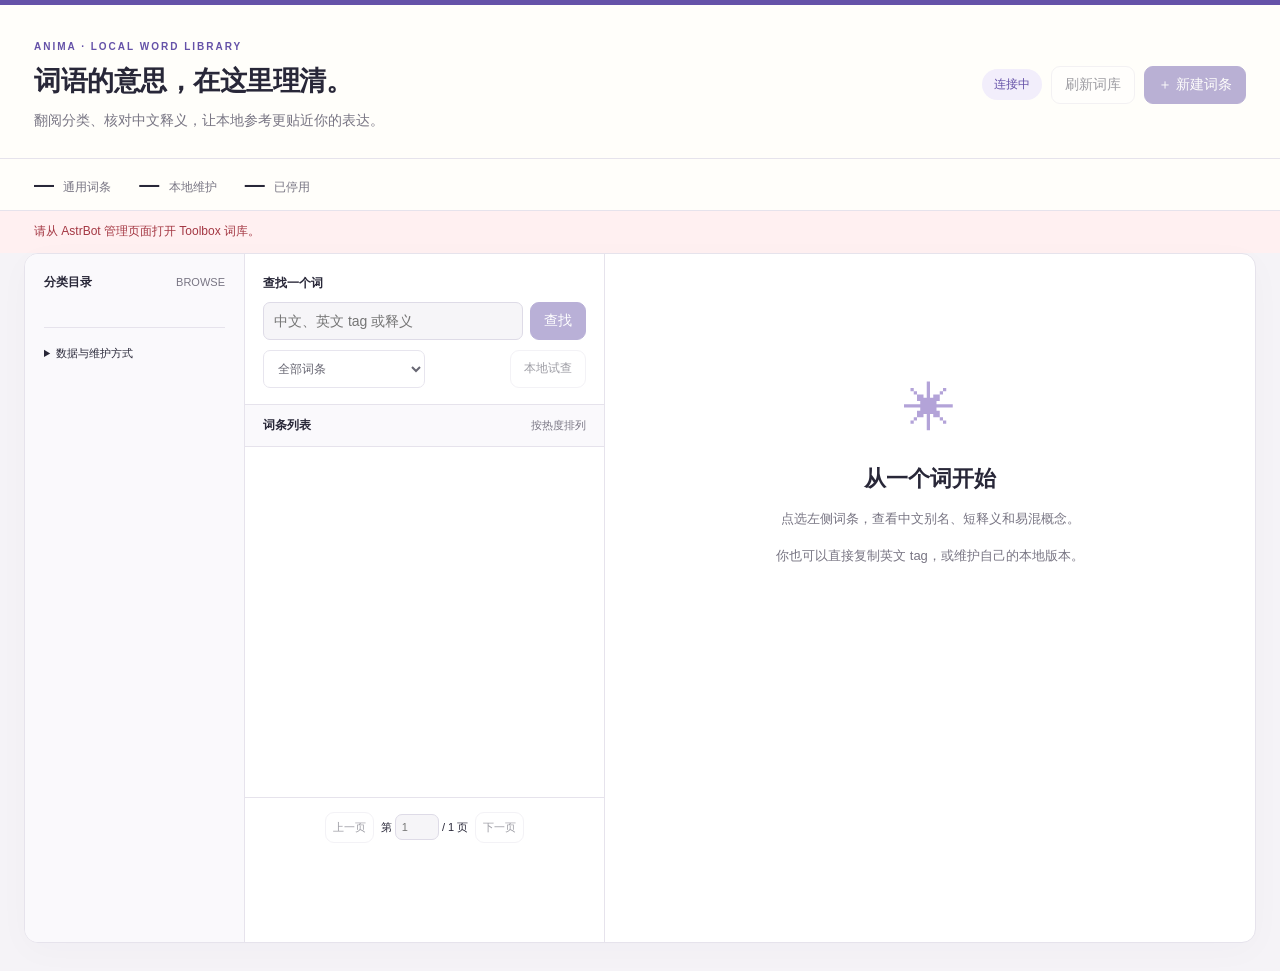
<file: pages/toolbox/index.html>
<!doctype html>
<html lang="zh-CN">
<head><meta charset="utf-8"><meta name="viewport" content="width=device-width,initial-scale=1"><title>Toolbox 词库</title><link rel="stylesheet" href="./style.css"></head>
<body>
  <header class="hero"><div><span class="eyebrow">ANIMA · LOCAL WORD LIBRARY</span><h1>词语的意思，在这里理清。</h1><p>翻阅分类、核对中文释义，让本地参考更贴近你的表达。</p></div><div class="hero-tools"><span id="mode" class="pill">连接中</span><button id="refresh">刷新词库</button><button id="new" class="primary">＋ 新建词条</button></div></header>
  <section class="metrics" aria-label="词库概览"><span><strong id="total">—</strong> 通用词条</span><span><strong id="modified">—</strong> 本地维护</span><span><strong id="disabled">—</strong> 已停用</span><span class="budget" id="budget"></span></section>
  <div id="status" class="status" role="status" aria-live="polite">正在读取本地词库，首次加载可能需要几秒。</div>
  <main class="workspace">
    <aside class="categories"><div class="section-heading"><span>分类目录</span><span class="muted">BROWSE</span></div><div id="categories"></div><details class="source"><summary>数据与维护方式</summary><p>原始词库保留，本地修改单独保存。保存后下一次检索生效。</p><p>仅通用标签参与此页及生图参考；人物、作品和画师仍使用原有流程。</p><code id="directory"></code><p>来源：llm-nai-toolbox 0.9.8。当前副本用于本机读取。</p></details></aside>
    <section class="results"><form id="search-form"><label class="search-label" for="query">查找一个词</label><div class="search-line"><input id="query" type="search" maxlength="160" placeholder="中文、英文 tag 或释义" autocomplete="off"><button type="submit" class="primary">查找</button></div><div class="filters"><select id="state" aria-label="维护状态"><option value="all">全部词条</option><option value="modified">本地维护</option><option value="disabled">已停用</option><option value="custom">新增词条</option></select><button id="probe" type="button">本地试查</button></div></form><div id="probe-result" class="probe" hidden></div><div class="section-heading result-heading"><span id="result-count">词条列表</span><span class="muted">按热度排列</span></div><div id="rows" class="rows"></div><nav class="pagination" aria-label="翻页"><button id="prev">上一页</button><label>第 <input id="page" type="number" min="1" value="1" aria-label="页码"> / <span id="pages">1</span> 页</label><button id="next">下一页</button></nav></section>
    <section class="detail"><div id="welcome" class="welcome"><span class="star">✳</span><h2>从一个词开始</h2><p>点选左侧词条，查看中文别名、短释义和易混概念。</p><p>你也可以直接复制英文 tag，或维护自己的本地版本。</p></div><form id="editor" hidden><div class="detail-top"><div><span class="eyebrow">WORD DETAILS</span><h2 id="entry-title"></h2><span id="entry-origin" class="muted"></span></div><button id="copy" type="button">复制 tag</button></div><label>英文 tag<input id="tag" maxlength="160" required placeholder="例如 from_above"></label><label>中文别名 <small>每行一个；修改后替换该词原有的中文别名</small><textarea id="aliases" rows="4" placeholder="每行一个中文名称"></textarea></label><label>短释义 <small>最多 100 字符</small><textarea id="definition" rows="3" maxlength="100"></textarea></label><label>容易误读的地方 <small>最多 100 字符，可留空</small><textarea id="trap" rows="2" maxlength="100"></textarea></label><label>易混词辨析 <small>每行：易混词名称或 tag | 区别说明（最多 100 字符）</small><textarea id="contrasts" rows="3" placeholder="looking_down | 人物视线向下，区别于相机俯拍"></textarea></label><label>分类 <small>每行一个，可以使用“大类/小类”</small><textarea id="entry-categories" rows="2"></textarea></label><label class="switch"><input id="entry-disabled" type="checkbox"><span>停用此词的 Toolbox 参考<small>原有手工名词映射保留其自身设置</small></span></label><p id="deprecated" class="warning" hidden></p><details id="original-panel"><summary>查看原始资料</summary><pre id="original"></pre></details><div class="editor-actions"><button id="save" class="primary" type="submit">保存修改</button><button id="discard" type="button">放弃修改</button><button id="restore" class="danger" type="button">恢复原始值</button></div><p class="footnote">释义只作可选参考，不授予角色或服装权限。新增参考仍遵守生图预算，不增加模型检索轮次。</p></form></section>
  </main><script type="module" src="./app.js"></script>
</body></html>
</file>
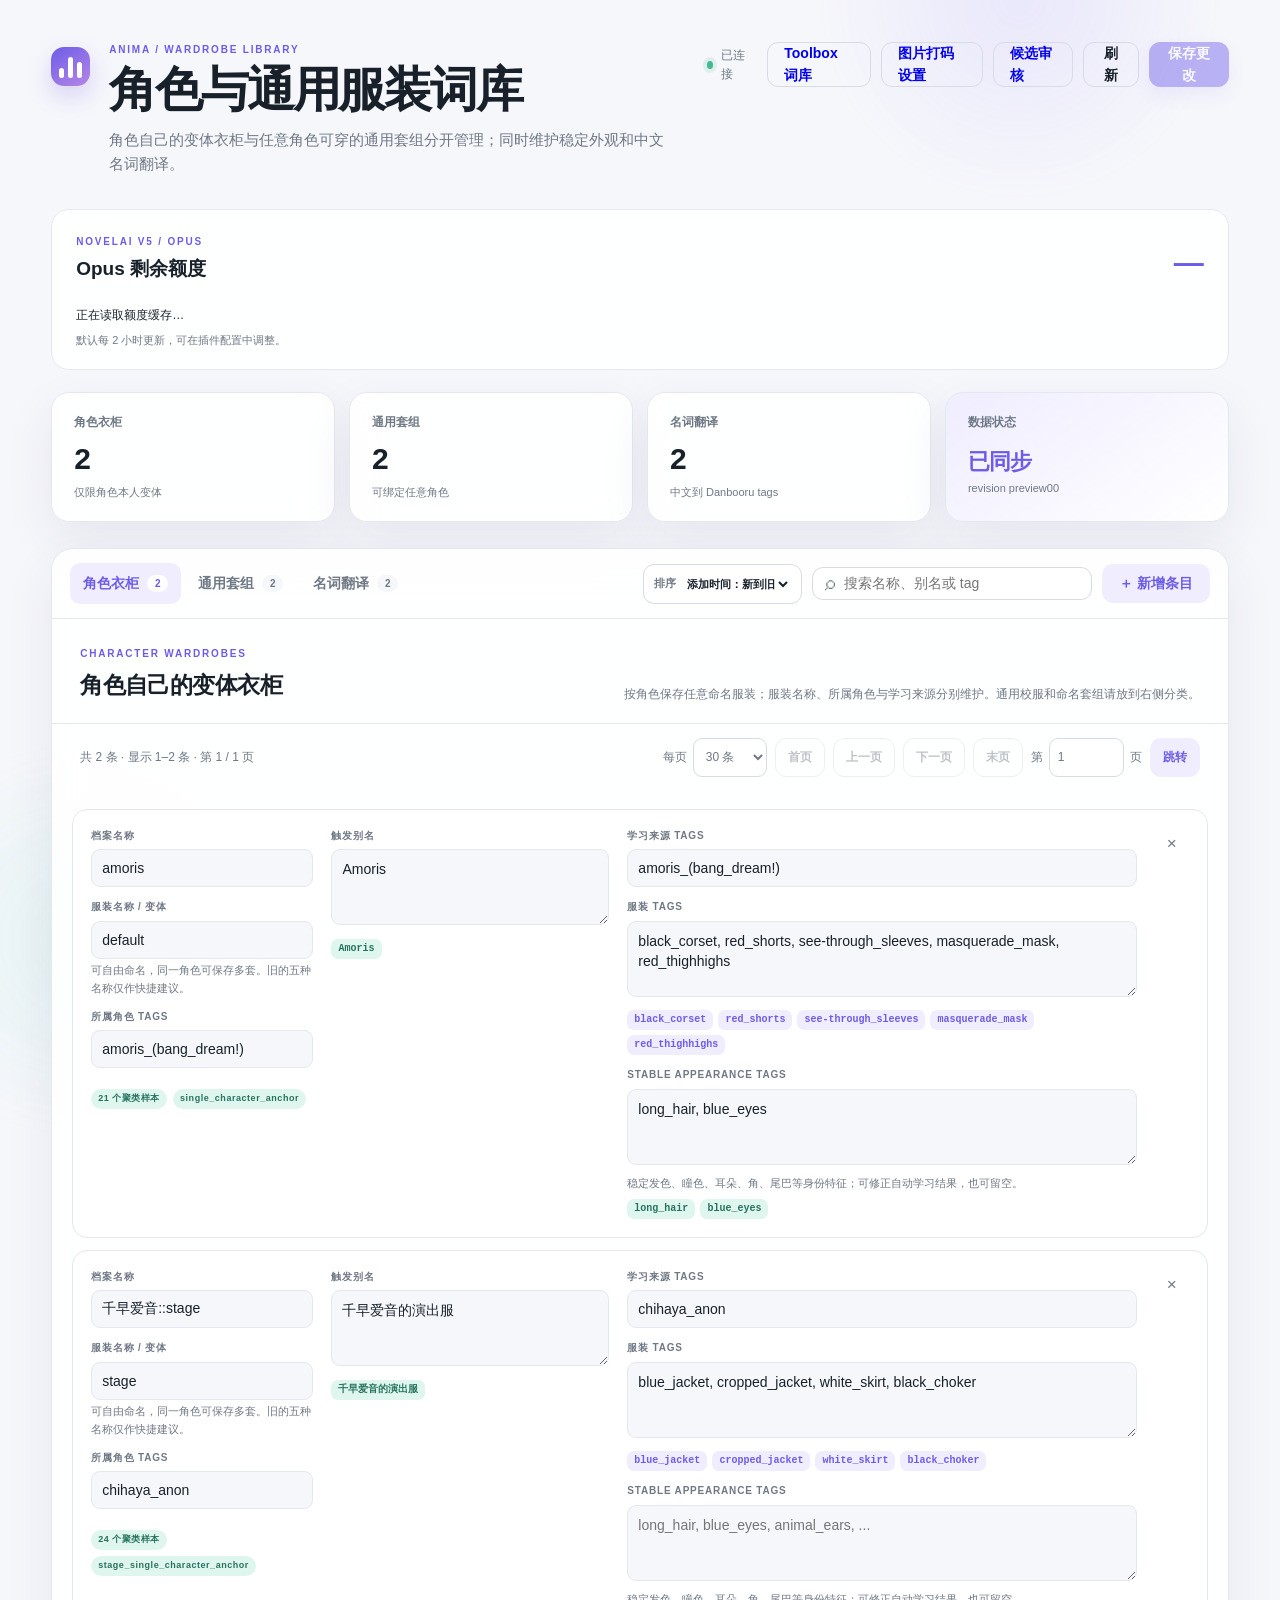
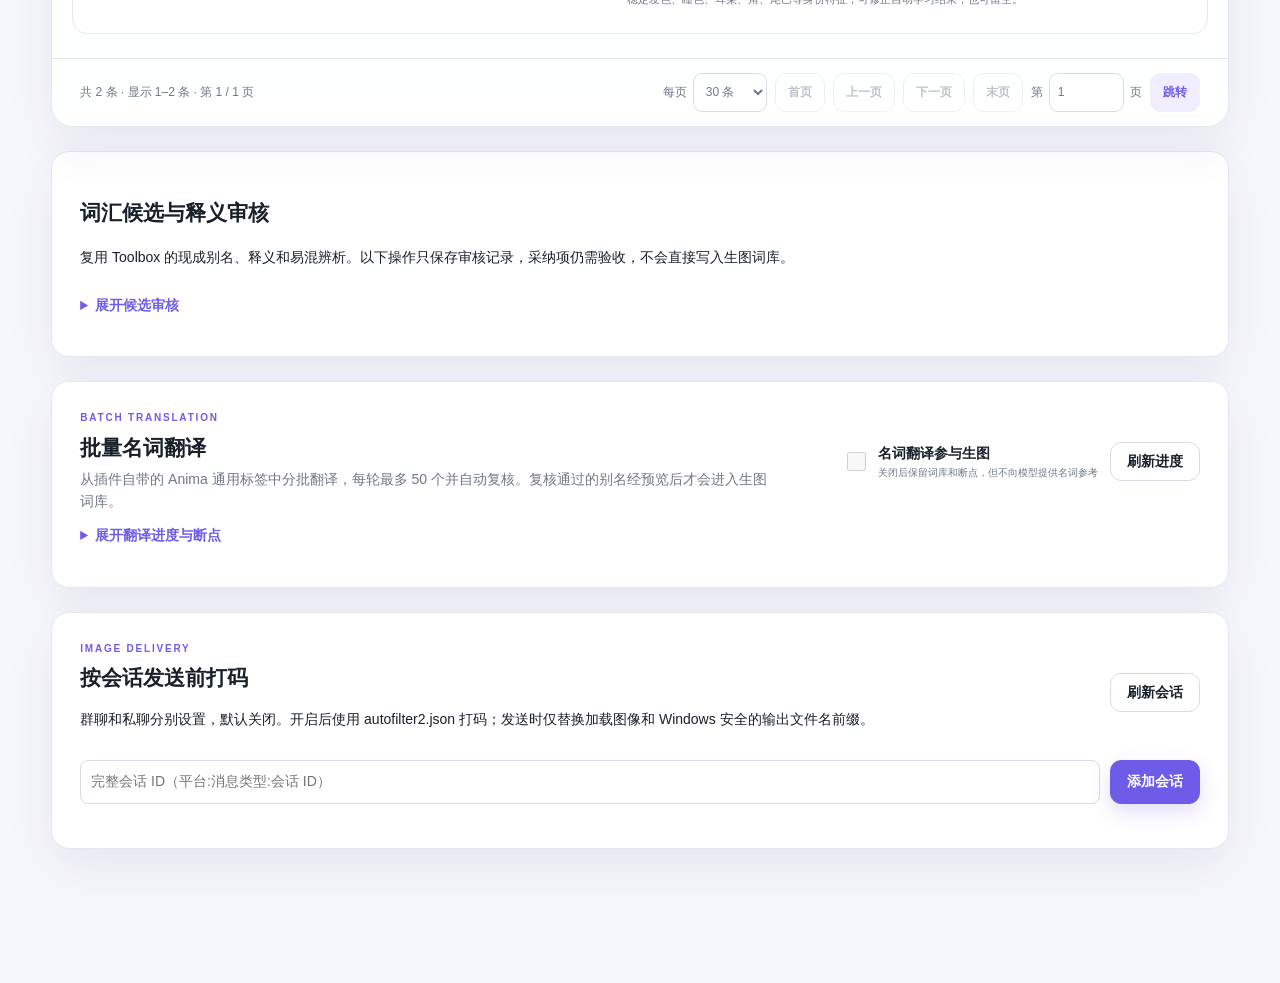
<file: pages/wardrobe/index.html>
<!doctype html>
<html lang="zh-CN">
  <head>
    <meta charset="utf-8" />
    <meta name="viewport" content="width=device-width, initial-scale=1" />
    <title>角色视觉档案</title>
    <link rel="stylesheet" href="./style.css" />
  </head>
  <body>
    <div class="ambient ambient-a"></div>
    <div class="ambient ambient-b"></div>
    <div class="app-shell">
      <header class="hero">
        <div class="hero-copy">
          <div class="brand-mark" aria-hidden="true"><span></span><span></span><span></span></div>
          <p class="eyebrow">ANIMA / WARDROBE LIBRARY</p>
          <h1>角色与通用服装词库</h1>
          <p class="lead">角色自己的变体衣柜与任意角色可穿的通用套组分开管理；同时维护稳定外观和中文名词翻译。</p>
        </div>
        <div class="hero-actions">
          <div id="connection" class="connection"><i></i><span>正在连接</span></div>
          <a id="toolbox-entry" class="button ghost" href="./toolbox/index.html">Toolbox 词库</a>
          <a class="button ghost" href="#autofilter-settings">图片打码设置</a>
          <a class="button ghost" href="#vocabulary-review">候选审核</a>
          <button id="refresh-button" class="button ghost" type="button">刷新</button>
          <button id="save-button" class="button primary" type="button" disabled>保存更改</button>
        </div>
      </header>

      <section id="opus-usage" class="opus-panel" aria-label="Opus 剩余额度">
        <div class="opus-heading"><div><span class="eyebrow">NOVELAI V5 / OPUS</span><h2>Opus 剩余额度</h2></div><strong id="opus-percent">—</strong></div>
        <progress id="opus-progress" max="100" value="0" aria-label="Opus 剩余额度百分比" hidden></progress>
        <p id="opus-status" role="status">正在读取额度缓存…</p>
        <p id="opus-details" class="mapping-note"></p>
        <p id="opus-updated" class="mapping-note">默认每 2 小时更新，可在插件配置中调整。</p>
      </section>

      <section class="overview" aria-label="词库概览">
        <article><span>角色衣柜</span><strong id="outfit-count">0</strong><small>仅限角色本人变体</small></article>
        <article><span>通用套组</span><strong id="set-count">0</strong><small>可绑定任意角色</small></article>
        <article><span>名词翻译</span><strong id="term-count">0</strong><small>中文到 Danbooru tags</small></article>
        <article class="revision-card"><span>数据状态</span><strong id="data-status">同步中</strong><small id="revision-label">revision —</small></article>
      </section>

      <main class="library">
        <div class="library-toolbar">
          <nav class="tabs" aria-label="词库分类">
            <button class="tab is-active" data-tab="outfits" type="button"><span>角色衣柜</span><b id="outfit-badge">0</b></button>
            <button class="tab" data-tab="outfitSets" type="button"><span>通用套组</span><b id="set-badge">0</b></button>
            <button class="tab" data-tab="terms" type="button"><span>名词翻译</span><b id="term-badge">0</b></button>
          </nav>
          <div class="toolbar-actions">
            <label id="outfit-sort-control" class="sort-control"><span>排序</span><select id="outfit-sort" aria-label="服装档案排序方式"><option value="added_desc">添加时间：新到旧</option><option value="added_asc">添加时间：旧到新</option></select></label>
            <label class="search"><span aria-hidden="true">⌕</span><input id="search-input" type="search" placeholder="搜索名称、别名或 tag" autocomplete="off" /></label>
            <button id="add-button" class="button soft" type="button">＋ 新增条目</button>
          </div>
        </div>

        <section class="section-intro">
          <div><p id="section-kicker">OUTFIT PROFILES</p><h2 id="section-title">服装档案</h2></div>
          <p id="section-description">角色本人拥有的任意命名服装；所属角色与学习来源分别保存。通用校服或命名套组使用独立分类。</p>
        </section>

        <nav id="library-pagination-top" class="library-pagination"></nav>
        <div id="list" class="entry-list"></div>
        <div id="empty-state" class="empty-state" hidden>
          <div>✦</div><h3>这里还没有条目</h3><p>新增一条映射，或换一个搜索关键词。</p>
        </div>
        <nav id="library-pagination-bottom" class="library-pagination"></nav>
      </main>
      <section id="vocabulary-review" class="batch-panel" aria-label="词汇候选审核">
        <h2>词汇候选与释义审核</h2>
        <p>复用 Toolbox 的现成别名、释义和易混辨析。以下操作只保存审核记录，采纳项仍需验收，不会直接写入生图词库。</p>
        <details id="review-details">
          <summary>展开候选审核</summary>
          <form id="review-search" class="batch-actions">
            <label>搜索 <input id="review-query" placeholder="中文、tag 或说明；可查字面相近候选" autocomplete="off" /></label>
            <label>范围 <select id="review-filter"><option value="focus">首轮缺口</option><option value="issues">原库待复核</option><option value="all">全部资料</option><option value="pending">未审核</option><option value="keep_current">保留现值</option><option value="proposed">采纳待验收</option><option value="modified">修改待验收</option><option value="deferred">暂缓</option><option value="rejected">拒绝</option></select></label>
            <button class="button soft" type="submit">查找</button>
            <button id="review-refresh" class="button ghost" type="button">刷新资料</button>
          </form>
          <p id="review-status" role="status">展开后读取候选资料。</p>
          <div class="review-pagination"><button id="review-prev" class="button ghost" type="button">上一页</button><span id="review-page"></span><button id="review-next" class="button ghost" type="button">下一页</button></div>
          <div id="review-rows" class="review-list"></div>
          <p class="mapping-note">资料来源：Toolbox 0.9.8。来源释义与相似搜索用于审核，不是语义正确认证；本地目录缺失也不代表 NAI 不支持。</p>
        </details>
      </section>
      <section id="noun-translation" class="batch-panel" aria-label="批量名词翻译">
        <div class="batch-heading">
          <div><p class="eyebrow">BATCH TRANSLATION</p><h2>批量名词翻译</h2><p>从插件自带的 Anima 通用标签中分批翻译，每轮最多 50 个并自动复核。复核通过的别名经预览后才会进入生图词库。</p></div>
          <div class="batch-heading-actions"><label class="batch-switch"><input id="batch-enabled" type="checkbox" disabled /><span>名词翻译参与生图<small>关闭后保留词库和断点，但不向模型提供名词参考</small></span></label><button id="batch-refresh" class="button ghost" type="button">刷新进度</button></div>
        </div>
        <details id="batch-details"><summary>展开翻译进度与断点</summary>
        <div class="batch-stats" aria-live="polite">
          <div><span>已翻译</span><strong id="batch-translated">—</strong></div>
          <div><span>已复核</span><strong id="batch-verified">—</strong></div>
          <div><span>可导入别名</span><strong id="batch-importable">—</strong></div>
          <div><span>已在词库的别名</span><strong id="batch-existing">—</strong></div>
          <div><span>需人工复核的标签</span><strong id="batch-review-count">—</strong></div>
        </div>
        <div class="batch-actions">
          <label>DeepSeek provider ID <input id="batch-provider" autocomplete="off" placeholder="例如 deepseek/deepseek-v4-flash" /></label>
          <button id="batch-translate" class="button primary" type="button" disabled>翻译下一批并复核</button>
          <button id="batch-verify" class="button soft" type="button" disabled>复核未完成条目</button>
          <button id="batch-import" class="button ghost" type="button" disabled>导入可用别名</button>
        </div>
        <p id="batch-status" class="batch-status" role="status">正在读取翻译进度…</p>
        <div class="batch-review-heading">
          <h3>断点预览</h3>
          <label>筛选 <select id="batch-filter"><option value="all">全部</option><option value="review">需人工复核</option><option value="ready">可导入</option><option value="existing">已在词库（全部别名）</option><option value="pending">待模型复核</option><option value="conflict">冲突或格式问题</option><option value="rejected">模型未通过或无译名</option></select></label>
        </div>
        <p class="batch-status">人工复核只列出尚未解决的冲突、格式问题、未通过别名或无译名条目。部分成功的标签会逐个列出别名状态，也可能同时出现在“可导入”中；全部别名已在词库的条目不计入人工复核。可在上方“名词翻译”列表修订，保存后点击“刷新进度”。</p>
        <div class="batch-table-wrap"><table class="batch-table"><thead><tr><th>Canonical tag</th><th>初译别名</th><th>复核结果</th><th>导入状态</th></tr></thead><tbody id="batch-rows"></tbody></table></div>
        <nav id="batch-pagination" class="batch-pagination"></nav>
        </details>
      </section>
      <section id="autofilter-settings" class="autofilter-panel" aria-label="图片打码设置">
        <div class="autofilter-heading"><div><p class="eyebrow">IMAGE DELIVERY</p><h2>按会话发送前打码</h2><p>群聊和私聊分别设置，默认关闭。开启后使用 autofilter2.json 打码；发送时仅替换加载图像和 Windows 安全的输出文件名前缀。</p></div><button id="autofilter-refresh" class="button ghost" type="button">刷新会话</button></div>
        <div class="autofilter-add"><input id="autofilter-session" placeholder="完整会话 ID（平台:消息类型:会话 ID）" aria-label="完整会话 ID" /><button id="autofilter-add" class="button primary" type="button">添加会话</button></div>
        <p id="autofilter-status" role="status"></p><div id="autofilter-list"></div>
      </section>
    </div>

    <div id="dirty-bar" class="dirty-bar" hidden>
      <span><i></i>有尚未保存的修改</span>
      <div><button id="discard-button" type="button">放弃</button><button id="dirty-save-button" type="button">立即保存</button></div>
    </div>
    <div id="toast" class="toast" role="status" aria-live="polite" hidden></div>
    <script src="./pagination.js"></script>
    <script type="module" src="./app.js"></script>
    <script type="module" src="./noun_translation.js"></script>
    <script type="module" src="./vocabulary_review.js"></script>
    <script type="module" src="./autofilter.js"></script>
    <script type="module" src="./opus_usage.js"></script>
  </body>
</html>
</file>
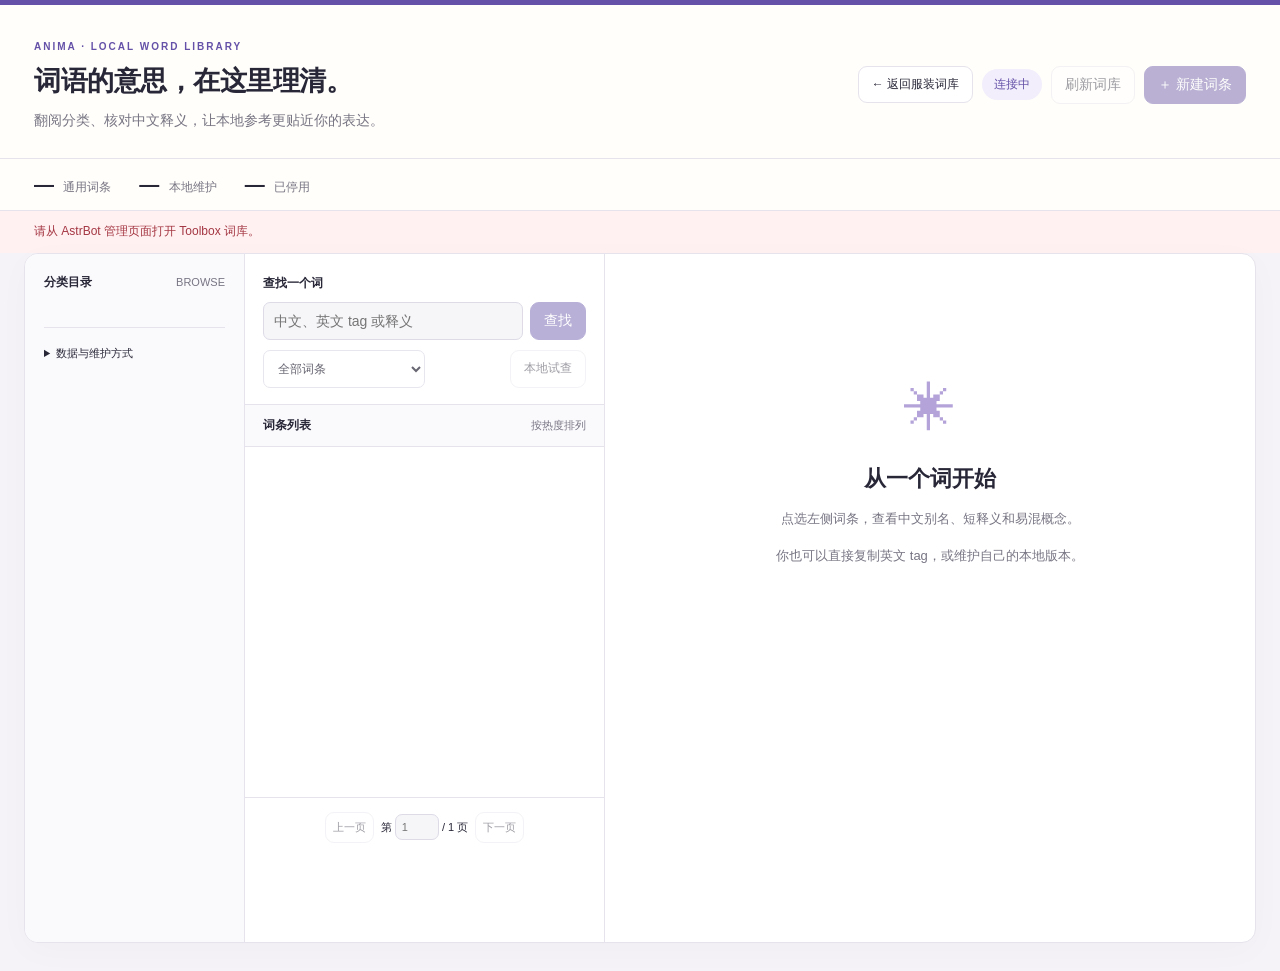
<file: pages/wardrobe/toolbox/index.html>
<!-- Generated by scripts/toolbox_compat_entry.py; edit the standalone source. -->
<!doctype html>
<html lang="zh-CN">
<head><meta charset="utf-8"><meta name="viewport" content="width=device-width,initial-scale=1"><title>Toolbox 词库</title><link rel="stylesheet" href="./style.css"></head>
<body>
  <header class="hero"><div><span class="eyebrow">ANIMA · LOCAL WORD LIBRARY</span><h1>词语的意思，在这里理清。</h1><p>翻阅分类、核对中文释义，让本地参考更贴近你的表达。</p></div><div class="hero-tools"><a id="return-wardrobe" class="return-link" href="../index.html">← 返回服装词库</a><span id="mode" class="pill">连接中</span><button id="refresh">刷新词库</button><button id="new" class="primary">＋ 新建词条</button></div></header>
  <section class="metrics" aria-label="词库概览"><span><strong id="total">—</strong> 通用词条</span><span><strong id="modified">—</strong> 本地维护</span><span><strong id="disabled">—</strong> 已停用</span><span class="budget" id="budget"></span></section>
  <div id="status" class="status" role="status" aria-live="polite">正在读取本地词库，首次加载可能需要几秒。</div>
  <main class="workspace">
    <aside class="categories"><div class="section-heading"><span>分类目录</span><span class="muted">BROWSE</span></div><div id="categories"></div><details class="source"><summary>数据与维护方式</summary><p>原始词库保留，本地修改单独保存。保存后下一次检索生效。</p><p>仅通用标签参与此页及生图参考；人物、作品和画师仍使用原有流程。</p><code id="directory"></code><p>来源：llm-nai-toolbox 0.9.8。当前副本用于本机读取。</p></details></aside>
    <section class="results"><form id="search-form"><label class="search-label" for="query">查找一个词</label><div class="search-line"><input id="query" type="search" maxlength="160" placeholder="中文、英文 tag 或释义" autocomplete="off"><button type="submit" class="primary">查找</button></div><div class="filters"><select id="state" aria-label="维护状态"><option value="all">全部词条</option><option value="modified">本地维护</option><option value="disabled">已停用</option><option value="custom">新增词条</option></select><button id="probe" type="button">本地试查</button></div></form><div id="probe-result" class="probe" hidden></div><div class="section-heading result-heading"><span id="result-count">词条列表</span><span class="muted">按热度排列</span></div><div id="rows" class="rows"></div><nav class="pagination" aria-label="翻页"><button id="prev">上一页</button><label>第 <input id="page" type="number" min="1" value="1" aria-label="页码"> / <span id="pages">1</span> 页</label><button id="next">下一页</button></nav></section>
    <section class="detail"><div id="welcome" class="welcome"><span class="star">✳</span><h2>从一个词开始</h2><p>点选左侧词条，查看中文别名、短释义和易混概念。</p><p>你也可以直接复制英文 tag，或维护自己的本地版本。</p></div><form id="editor" hidden><div class="detail-top"><div><span class="eyebrow">WORD DETAILS</span><h2 id="entry-title"></h2><span id="entry-origin" class="muted"></span></div><button id="copy" type="button">复制 tag</button></div><label>英文 tag<input id="tag" maxlength="160" required placeholder="例如 from_above"></label><label>中文别名 <small>每行一个；修改后替换该词原有的中文别名</small><textarea id="aliases" rows="4" placeholder="每行一个中文名称"></textarea></label><label>短释义 <small>最多 100 字符</small><textarea id="definition" rows="3" maxlength="100"></textarea></label><label>容易误读的地方 <small>最多 100 字符，可留空</small><textarea id="trap" rows="2" maxlength="100"></textarea></label><label>易混词辨析 <small>每行：易混词名称或 tag | 区别说明（最多 100 字符）</small><textarea id="contrasts" rows="3" placeholder="looking_down | 人物视线向下，区别于相机俯拍"></textarea></label><label>分类 <small>每行一个，可以使用“大类/小类”</small><textarea id="entry-categories" rows="2"></textarea></label><label class="switch"><input id="entry-disabled" type="checkbox"><span>停用此词的 Toolbox 参考<small>原有手工名词映射保留其自身设置</small></span></label><p id="deprecated" class="warning" hidden></p><details id="original-panel"><summary>查看原始资料</summary><pre id="original"></pre></details><div class="editor-actions"><button id="save" class="primary" type="submit">保存修改</button><button id="discard" type="button">放弃修改</button><button id="restore" class="danger" type="button">恢复原始值</button></div><p class="footnote">释义只作可选参考，不授予角色或服装权限。新增参考仍遵守生图预算，不增加模型检索轮次。</p></form></section>
  </main><script type="module" src="./app.js"></script>
</body></html>
</file>
<file: pages/toolbox/style.css>
:root{color-scheme:light;--ink:#282738;--muted:#787583;--line:#e6e3ec;--accent:#6552a8;--wash:#f2eefb;--paper:#fffefa;font-family:Inter,"Segoe UI","Microsoft YaHei",sans-serif;font-size:14px}*{box-sizing:border-box}body{margin:0;background:#f5f3f7;color:var(--ink)}button,input,select,textarea{font:inherit}button{cursor:pointer;border:1px solid var(--line);background:white;color:var(--ink);border-radius:9px;padding:9px 13px;transition:background .15s}button:hover{background:var(--wash)}button:disabled{opacity:.45;cursor:default}.primary{background:var(--accent);color:white;border-color:var(--accent)}.primary:hover{background:#51418e}button:focus-visible,input:focus-visible,select:focus-visible,textarea:focus-visible,summary:focus-visible{outline:3px solid #b5a5e4;outline-offset:2px}.hero{display:flex;justify-content:space-between;align-items:center;gap:24px;padding:32px 34px 25px;background:var(--paper);border-top:5px solid var(--accent)}.eyebrow{font-size:10px;letter-spacing:2px;color:var(--accent);font-weight:700}h1{font-size:27px;letter-spacing:-.5px;margin:10px 0}h2{font-size:22px;margin:9px 0;overflow-wrap:anywhere}.hero p{color:var(--muted);margin:0;line-height:1.7}.hero-tools{display:flex;align-items:center;gap:9px;flex-wrap:wrap}.pill{font-size:12px;border-radius:30px;background:var(--wash);padding:7px 12px;color:var(--accent)}.metrics{display:flex;align-items:center;gap:28px;background:var(--paper);padding:14px 34px;border-top:1px solid var(--line);border-bottom:1px solid var(--line);color:var(--muted);font-size:12px}.metrics strong{font-size:20px;color:var(--ink);margin-right:6px;font-weight:600;font-variant-numeric:tabular-nums}.budget{margin-left:auto}.status{padding:12px 34px;color:var(--muted);font-size:12px;min-height:42px}.status.error{color:#a43743;background:#fff0f1}.workspace{display:grid;grid-template-columns:220px minmax(300px,360px) minmax(340px,1fr);margin:0 24px 28px;min-height:690px;border:1px solid var(--line);border-radius:14px;overflow:hidden;background:white;box-shadow:0 8px 35px #30234306}.categories{background:#faf9fc;padding:20px 14px;border-right:1px solid var(--line)}.section-heading{display:flex;align-items:center;justify-content:space-between;font-size:12px;font-weight:600;padding:0 5px 14px;gap:8px}.muted{font-size:11px;color:var(--muted);font-weight:400}#categories{max-height:650px;overflow:auto}.category{display:flex;align-items:center;justify-content:space-between;text-align:left;width:100%;border:0;background:transparent;margin:2px 0;gap:8px;font-size:12px}.category.active{background:#eae4f7;color:#514088;font-weight:600}.category span:first-child{overflow-wrap:anywhere}.category span:last-child{font-size:10px;color:var(--muted)}.category-group{margin:8px 0}.category-group summary{font-size:12px;padding:10px 7px;cursor:pointer}.category-group .category{padding-left:18px}.source{margin:22px 5px 0;padding-top:16px;border-top:1px solid var(--line);color:var(--muted);font-size:11px;line-height:1.8}.source summary{cursor:pointer;color:var(--ink)}code{font-family:Consolas,monospace;overflow-wrap:anywhere}.results{border-right:1px solid var(--line);min-width:0}#search-form{padding:21px 18px 16px}.search-label{display:block;font-size:12px;font-weight:600;margin-bottom:10px}.search-line{display:flex;gap:7px}.search-line input{min-width:0;flex:1}.filters{display:flex;justify-content:space-between;gap:8px;margin-top:10px}.filters select{width:50%;font-size:12px}.filters button{font-size:12px}.result-heading{background:#faf9fc;padding:12px 18px;margin:0;border-top:1px solid var(--line);border-bottom:1px solid var(--line)}.rows{min-height:350px;max-height:650px;overflow:auto}.word-row{display:block;width:100%;text-align:left;border:0;border-bottom:1px solid #f0eef4;border-radius:0;padding:16px 19px;position:relative}.word-row.active{background:#f3effb;box-shadow:inset 3px 0 var(--accent)}.word-row strong{display:block;font:600 14px Consolas,monospace;overflow-wrap:anywhere}.word-row p{margin:7px 0 0;font-size:12px;line-height:1.6;color:var(--muted);display:-webkit-box;-webkit-line-clamp:2;-webkit-box-orient:vertical;overflow:hidden}.word-row small{display:block;color:var(--accent);font-size:10px;margin-top:8px}.pagination{display:flex;align-items:center;justify-content:center;gap:7px;padding:14px 7px;font-size:11px;border-top:1px solid var(--line)}.pagination button{font-size:11px;padding:7px}.pagination input{width:44px;padding:6px}.detail{padding:25px 28px;min-width:0}.welcome{padding:100px 12px;text-align:center;max-width:400px;margin:auto}.welcome p{color:var(--muted);line-height:1.9;font-size:13px}.star{font-size:52px;color:#b3a3d8;display:block;margin-bottom:25px}.detail-top{display:flex;justify-content:space-between;align-items:flex-start;gap:12px;margin-bottom:26px}.detail-top button{white-space:nowrap;font-size:12px}.detail label{display:block;font-size:12px;font-weight:600;margin:18px 0 0}.detail label small{display:block;color:var(--muted);font-size:11px;font-weight:400;line-height:1.6;margin:5px 0 8px}input,select,textarea{border:1px solid #dedbe7;border-radius:7px;background:#fff;color:var(--ink);padding:10px}textarea{display:block;width:100%;resize:vertical;line-height:1.6}#tag{display:block;width:100%;margin-top:8px;font-family:Consolas,monospace}input:read-only{background:#f6f5f8;color:#777}.detail .switch{display:flex;align-items:center;gap:10px;line-height:1.5;padding:12px;background:#f8f6fb;border-radius:9px;font-weight:400}.switch input{width:17px;height:17px;accent-color:var(--accent)}.switch small{margin:4px 0 0!important}.editor-actions{display:flex;flex-wrap:wrap;gap:8px;margin-top:20px;border-top:1px solid var(--line);padding-top:20px}.danger{color:#9b4652}.footnote{font-size:11px;color:var(--muted);line-height:1.8}.warning{background:#fff4df;padding:12px;line-height:1.7;font-size:12px}#original-panel{margin-top:20px;font-size:12px;color:var(--muted)}#original-panel summary{cursor:pointer}pre{white-space:pre-wrap;overflow-wrap:anywhere;font:12px/1.8 "Microsoft YaHei",sans-serif;background:#faf9fc;padding:12px;border-radius:8px}.probe{margin:0 18px 16px;padding:12px;background:#f3effb;border-radius:8px;font-size:12px;line-height:1.8}.probe button{font:12px Consolas,monospace;padding:5px 7px;margin:3px}.empty{padding:35px 20px;text-align:center;color:var(--muted);line-height:1.8}[hidden]{display:none!important}@media(min-width:1600px){.workspace{grid-template-columns:240px 400px minmax(400px,1fr);max-width:1700px;margin-left:auto;margin-right:auto}}@media(max-width:1050px){.workspace{grid-template-columns:180px minmax(250px,1fr)}.detail{grid-column:1/-1;border-top:1px solid var(--line)}.results{border-right:0}.hero{align-items:flex-start;flex-direction:column}.budget{margin:0}.metrics{flex-wrap:wrap;gap:14px 24px}.welcome{padding:35px 0}}@media(max-width:600px){.hero{padding:22px 18px}h1{font-size:23px}.metrics{padding:14px 18px}.status{padding:12px 18px}.workspace{display:block;margin:0 10px 15px}.categories{border-right:0;border-bottom:1px solid var(--line)}#categories{max-height:180px}.source{margin-top:12px}.detail{padding:22px 18px}.rows{max-height:450px}.hero-tools{gap:7px}.hero-tools button{font-size:12px}}
</file>
<file: pages/wardrobe/style.css>
:root {
  color-scheme: light;
  --bg: #f6f7fb;
  --surface: rgba(255, 255, 255, 0.9);
  --surface-solid: #fff;
  --text: #18202a;
  --muted: #6f7885;
  --line: #e4e7ee;
  --line-strong: #d7dbe5;
  --accent: #6d5ce8;
  --accent-2: #9b8df2;
  --accent-soft: #efedff;
  --mint: #dff6ef;
  --mint-text: #26735d;
  --rose: #fff0f4;
  --danger: #bc4966;
  --shadow: 0 18px 50px rgba(51, 43, 105, 0.08);
  font-family: Inter, ui-sans-serif, -apple-system, BlinkMacSystemFont, "Segoe UI", "PingFang SC", "Microsoft YaHei", sans-serif;
}

[data-theme="dark"] {
  color-scheme: dark;
  --bg: #11131a;
  --surface: rgba(25, 28, 38, 0.92);
  --surface-solid: #191c26;
  --text: #f2f3f8;
  --muted: #9ba3b2;
  --line: #2b3040;
  --line-strong: #3a4052;
  --accent: #9d8cff;
  --accent-2: #7767dd;
  --accent-soft: #2c2944;
  --mint: #203a34;
  --mint-text: #8dd9c0;
  --rose: #3b252f;
  --danger: #ff91aa;
  --shadow: 0 20px 60px rgba(0, 0, 0, 0.28);
}

* { box-sizing: border-box; }
[hidden] { display: none !important; }
.autofilter-panel { margin: 24px 0; padding: 28px; border: 1px solid var(--line); border-radius: 18px; background: var(--surface-solid); box-shadow: var(--shadow); }
.batch-panel { margin: 24px 0; padding: 28px; border: 1px solid var(--line); border-radius: 18px; background: var(--surface-solid); box-shadow: var(--shadow); }
.batch-heading, .batch-review-heading, .batch-pagination { display: flex; align-items: center; justify-content: space-between; gap: 18px; }
.batch-heading-actions { display: flex; align-items: center; gap: 12px; }.batch-switch { display: flex; align-items: center; gap: 9px; cursor: pointer; font-weight: 700; }.batch-switch input { width: 19px; height: 19px; accent-color: var(--accent); }.batch-switch small { display: block; color: var(--muted); font-size: 10px; font-weight: 400; }
.batch-heading h2 { margin: 2px 0; }.batch-heading p:last-child { max-width: 700px; margin: 5px 0 0; color: var(--muted); }
.batch-stats { display: grid; grid-template-columns: repeat(5, 1fr); gap: 10px; margin: 22px 0; }
.batch-stats > div { padding: 14px; border: 1px solid var(--line); border-radius: 12px; background: var(--bg); }
.batch-stats span { display: block; color: var(--muted); font-size: 11px; }.batch-stats strong { font-size: 21px; }
.batch-actions { display: flex; align-items: end; flex-wrap: wrap; gap: 10px; }
.batch-actions label { display: grid; gap: 5px; flex: 1; min-width: 220px; color: var(--muted); font-size: 11px; font-weight: 700; }
.batch-actions input, .batch-review-heading select { height: 39px; padding: 0 10px; border: 1px solid var(--line-strong); border-radius: 10px; background: var(--surface-solid); }
.batch-status { min-height: 24px; margin: 14px 0; color: var(--mint-text); }.batch-status.is-error { color: var(--danger); }
.batch-review-heading { margin-top: 20px; }.batch-review-heading h3 { margin: 0; }.batch-review-heading label { display: flex; align-items: center; gap: 8px; color: var(--muted); }
.batch-table-wrap { overflow-x: auto; margin-top: 12px; }.batch-table { width: 100%; border-collapse: collapse; text-align: left; }
.batch-table th, .batch-table td { padding: 9px 10px; border-bottom: 1px solid var(--line); vertical-align: top; }
.batch-table th { color: var(--muted); font-size: 11px; }.batch-table td:first-child { font-family: ui-monospace, Consolas, monospace; overflow-wrap: anywhere; }
.batch-pagination { margin-top: 16px; }
.pagination { display: flex; align-items: center; justify-content: space-between; flex-wrap: wrap; gap: 12px; color: var(--muted); font-size: 12px; }
.library-pagination { padding: 14px 28px; border-top: 1px solid var(--line); }
.library-pagination:first-of-type { margin-bottom: 18px; }
.pagination-summary { font-variant-numeric: tabular-nums; }
.pagination-actions { display: flex; align-items: center; flex-wrap: wrap; gap: 8px; }
.pagination-actions .button { padding: 0 12px; }
.pagination-size, .pagination-jump { display: flex; align-items: center; gap: 6px; white-space: nowrap; }
.pagination select, .pagination input { height: 39px; padding: 0 8px; border: 1px solid var(--line-strong); border-radius: 9px; background: var(--surface-solid); }
.pagination input { width: 75px; }
.pagination input:focus, .pagination select:focus { outline: 2px solid var(--accent-2); outline-offset: 2px; }
.hero-actions a.button { display: inline-flex; align-items: center; text-decoration: none; }
.autofilter-heading, .autofilter-row { display: flex; align-items: center; justify-content: space-between; gap: 20px; }
.autofilter-heading h2 { margin: 2px 0; }
.autofilter-add { display: flex; gap: 10px; margin: 16px 0; }
.autofilter-add input { flex: 1; min-width: 0; padding: 10px; border: 1px solid var(--line-strong); border-radius: 8px; background: var(--surface); }
.autofilter-row { padding: 14px 0; border-top: 1px solid var(--line); }
.autofilter-row code { overflow-wrap: anywhere; }
.autofilter-row label { display: flex; align-items: center; gap: 8px; white-space: nowrap; }
.autofilter-row input { width: 20px; height: 20px; accent-color: var(--accent); }
@media (max-width: 600px) { .autofilter-heading, .autofilter-row, .autofilter-add { flex-direction: column; align-items: stretch; } }
html, body { min-height: 100%; }
body { margin: 0; background: var(--bg); color: var(--text); font-size: 14px; line-height: 1.55; }
button, input, textarea, select { color: inherit; font: inherit; }
button { cursor: pointer; }

.ambient { position: fixed; z-index: -1; width: 420px; height: 420px; border-radius: 50%; filter: blur(4px); opacity: .55; pointer-events: none; }
.ambient-a { top: -210px; right: 4vw; background: radial-gradient(circle, rgba(162, 143, 255, .27), transparent 68%); }
.ambient-b { bottom: -250px; left: -130px; background: radial-gradient(circle, rgba(87, 211, 180, .18), transparent 68%); }
.app-shell { width: min(1480px, 100%); margin: 0 auto; padding: 42px clamp(20px, 4vw, 64px) 110px; }

.hero { display: flex; align-items: flex-start; justify-content: space-between; gap: 40px; margin-bottom: 34px; }
.hero-copy { position: relative; padding-left: 58px; }
.brand-mark { position: absolute; left: 0; top: 5px; width: 39px; height: 39px; display: grid; grid-template-columns: repeat(3, 1fr); align-items: end; gap: 4px; padding: 8px; border-radius: 13px; background: linear-gradient(145deg, var(--accent), #b687e7); box-shadow: 0 10px 25px rgba(109, 92, 232, .24); }
.brand-mark span { display: block; border-radius: 4px; background: white; }
.brand-mark span:nth-child(1) { height: 45%; }.brand-mark span:nth-child(2) { height: 92%; }.brand-mark span:nth-child(3) { height: 68%; }
.eyebrow, .section-intro p:first-child { margin: 0 0 6px; color: var(--accent); font-size: 10px; font-weight: 800; letter-spacing: .18em; }
h1 { margin: 0; font-size: clamp(30px, 4vw, 48px); line-height: 1.1; letter-spacing: -.045em; }
.lead { max-width: 700px; margin: 12px 0 0; color: var(--muted); font-size: 15px; }
.hero-actions, .toolbar-actions, .dirty-bar, .dirty-bar > div { display: flex; align-items: center; gap: 10px; }
.connection { display: flex; align-items: center; gap: 8px; margin-right: 8px; color: var(--muted); font-size: 12px; }
.connection i, .dirty-bar i { width: 8px; height: 8px; border-radius: 50%; background: #e3aa4d; box-shadow: 0 0 0 4px rgba(227,170,77,.13); }
.connection.is-ready i { background: #45b88f; box-shadow: 0 0 0 4px rgba(69,184,143,.13); }
.button { min-height: 39px; padding: 0 16px; border: 1px solid var(--line-strong); border-radius: 11px; background: var(--surface-solid); font-weight: 700; transition: .18s ease; }
.button:hover { transform: translateY(-1px); border-color: var(--accent-2); }
.button:disabled { cursor: default; opacity: .45; transform: none; }
.button.primary { border-color: var(--accent); background: var(--accent); color: white; box-shadow: 0 8px 20px rgba(109,92,232,.2); }
.button.ghost { background: transparent; }.button.soft { border-color: transparent; background: var(--accent-soft); color: var(--accent); }

.overview { display: grid; grid-template-columns: repeat(4, 1fr); gap: 14px; margin-bottom: 26px; }
.overview article { min-height: 124px; padding: 20px 22px; border: 1px solid var(--line); border-radius: 18px; background: var(--surface); box-shadow: var(--shadow); backdrop-filter: blur(16px); }
.overview span, .overview small { display: block; color: var(--muted); }.overview span { font-size: 12px; font-weight: 700; }.overview strong { display: block; margin: 5px 0 1px; font-size: 30px; letter-spacing: -.04em; }.overview small { font-size: 11px; }
.revision-card { background: linear-gradient(145deg, var(--accent-soft), var(--surface)) !important; }.revision-card strong { color: var(--accent); font-size: 22px; margin-top: 14px; }

.library { overflow: hidden; border: 1px solid var(--line); border-radius: 22px; background: var(--surface); box-shadow: var(--shadow); backdrop-filter: blur(18px); }
.library-toolbar { display: flex; justify-content: space-between; gap: 24px; padding: 14px 18px; border-bottom: 1px solid var(--line); }
.tabs { display: flex; gap: 4px; }.tab { display: flex; align-items: center; gap: 8px; padding: 10px 13px; border: 0; border-radius: 10px; background: transparent; color: var(--muted); font-weight: 750; }.tab b { min-width: 21px; padding: 1px 6px; border-radius: 10px; background: var(--bg); font-size: 10px; }.tab.is-active { background: var(--accent-soft); color: var(--accent); }.tab.is-active b { background: var(--surface-solid); }
.sort-control { display: flex; align-items: center; gap: 7px; min-height: 40px; padding: 0 10px; border: 1px solid var(--line-strong); border-radius: 11px; background: var(--surface-solid); color: var(--muted); font-size: 11px; font-weight: 700; white-space: nowrap; }.sort-control select { border: 0; outline: 0; background: transparent; color: var(--text); font-weight: 700; }
.search { display: flex; align-items: center; gap: 7px; min-width: 280px; padding: 0 12px; border: 1px solid var(--line-strong); border-radius: 11px; background: var(--surface-solid); }.search span { color: var(--muted); font-size: 20px; transform: translateY(-1px); }.search input { width: 100%; border: 0; outline: 0; background: transparent; }
.section-intro { display: flex; align-items: end; justify-content: space-between; gap: 40px; padding: 27px 28px 19px; }.section-intro h2 { margin: 0; font-size: 23px; letter-spacing: -.025em; }.section-intro > p { max-width: 600px; margin: 0; color: var(--muted); font-size: 12px; text-align: right; }

.entry-list { display: grid; gap: 12px; padding: 0 20px 24px; }.entry { position: relative; display: grid; grid-template-columns: minmax(180px, .75fr) minmax(240px, 1fr) minmax(300px, 1.5fr) auto; gap: 18px; align-items: start; padding: 18px; border: 1px solid var(--line); border-radius: 15px; background: var(--surface-solid); transition: .18s ease; }.entry:hover { border-color: var(--line-strong); box-shadow: 0 8px 24px rgba(41,35,80,.055); }.entry.profile { grid-template-columns: minmax(170px,.72fr) minmax(220px,.9fr) minmax(320px,1.65fr) auto; }
.field label { display: block; margin-bottom: 6px; color: var(--muted); font-size: 10px; font-weight: 800; letter-spacing: .08em; text-transform: uppercase; }.field input, .field textarea, .field select { width: 100%; border: 1px solid var(--line); border-radius: 9px; outline: 0; background: var(--bg); transition: border-color .15s; }.field input, .field select { height: 38px; padding: 0 10px; }.field textarea { min-height: 76px; padding: 9px 10px; resize: vertical; line-height: 1.45; }.field input:focus, .field textarea:focus, .field select:focus { border-color: var(--accent-2); box-shadow: 0 0 0 3px rgba(109,92,232,.09); }
.field-stack { display: grid; gap: 12px; }.tag-preview { display: flex; flex-wrap: wrap; gap: 5px; margin-top: 7px; }.chip { max-width: 100%; overflow: hidden; padding: 3px 7px; border-radius: 7px; background: var(--accent-soft); color: var(--accent); font: 600 10px/1.4 ui-monospace, SFMono-Regular, Consolas, monospace; text-overflow: ellipsis; white-space: nowrap; }.chip.mint { background: var(--mint); color: var(--mint-text); }
.meta-line { display: flex; flex-wrap: wrap; gap: 6px; margin-top: 9px; }.pill { padding: 3px 7px; border-radius: 999px; background: var(--mint); color: var(--mint-text); font-size: 9px; font-weight: 800; letter-spacing: .06em; }.pill.learned { background: var(--rose); color: var(--danger); }
.mapping-note { margin: 2px 0 0; color: var(--muted); font-size: 11px; line-height: 1.65; }
.delete-button { width: 34px; height: 34px; border: 0; border-radius: 9px; background: transparent; color: var(--muted); font-size: 17px; }.delete-button:hover { background: var(--rose); color: var(--danger); }
.empty-state { padding: 70px 20px 80px; color: var(--muted); text-align: center; }.empty-state div { font-size: 28px; color: var(--accent); }.empty-state h3 { margin: 10px 0 3px; color: var(--text); }.empty-state p { margin: 0; }

.dirty-bar { position: fixed; z-index: 10; left: 50%; bottom: 22px; justify-content: space-between; width: min(560px, calc(100% - 32px)); padding: 10px 12px 10px 16px; border: 1px solid var(--line-strong); border-radius: 15px; background: var(--surface-solid); box-shadow: 0 18px 55px rgba(24,20,55,.22); transform: translateX(-50%); }.dirty-bar > span { display: flex; align-items: center; gap: 9px; font-weight: 700; }.dirty-bar i { background: var(--accent); box-shadow: 0 0 0 4px rgba(109,92,232,.13); }.dirty-bar button { padding: 8px 11px; border: 0; border-radius: 8px; background: transparent; color: var(--muted); font-weight: 700; }.dirty-bar button:last-child { background: var(--accent); color: white; }
.toast { position: fixed; z-index: 20; right: 24px; bottom: 24px; max-width: 390px; padding: 12px 16px; border: 1px solid var(--line-strong); border-radius: 12px; background: var(--surface-solid); box-shadow: var(--shadow); font-weight: 650; }

@media (max-width: 1000px) { .overview { grid-template-columns: repeat(2,1fr); }.library-toolbar, .section-intro { align-items: stretch; flex-direction: column; }.toolbar-actions { width: 100%; }.search { min-width: 0; flex: 1; }.section-intro > p { max-width: none; text-align: left; }.entry, .entry.profile { grid-template-columns: 1fr 1fr auto; }.entry .wide { grid-column: 1 / 3; } }
@media (max-width: 680px) { .app-shell { padding: 25px 13px 100px; }.hero { flex-direction: column; }.hero-actions { width: 100%; flex-wrap: wrap; }.connection { margin-right: auto; }.overview { grid-template-columns: 1fr 1fr; }.overview article { min-height: 104px; padding: 16px; }.library-toolbar { padding: 10px; }.tabs { overflow-x: auto; }.tab { white-space: nowrap; }.toolbar-actions { flex-direction: column; align-items: stretch; }.search { min-height: 40px; }.section-intro { padding: 22px 18px 15px; }.entry, .entry.profile { grid-template-columns: 1fr auto; padding: 14px; }.entry .field, .entry .wide { grid-column: 1 / 2; }.delete-button { grid-column: 2; grid-row: 1; }.entry-list { padding: 0 10px 14px; } }
@media (max-width: 680px) { .batch-panel { padding: 18px; }.batch-heading, .batch-heading-actions { align-items: stretch; flex-direction: column; }.batch-stats { grid-template-columns: repeat(2, 1fr); }.batch-actions { align-items: stretch; flex-direction: column; }.batch-actions label { min-width: 0; }.batch-pagination { align-items: stretch; flex-direction: column; } }
@media (max-width: 680px) { .library-pagination { padding: 12px 18px; }.pagination { align-items: stretch; flex-direction: column; }.pagination-actions { gap: 7px; }.entry > .field-stack { grid-column: 1 / 2; } }
.opus-panel { padding: 20px 24px; margin: 22px 0; border: 1px solid var(--line); border-radius: 18px; background: var(--surface); }
.opus-heading { display: flex; align-items: center; justify-content: space-between; gap: 20px; }
.opus-heading h2 { margin: 3px 0 12px; font-size: 19px; }
#opus-percent { color: var(--accent); font-size: 30px; }
#opus-progress { width: 100%; height: 12px; accent-color: var(--accent); border: 0; border-radius: 8px; overflow: hidden; }
#opus-progress::-webkit-progress-bar { background: var(--line); border-radius: 8px; }
#opus-progress::-webkit-progress-value { background: var(--accent); border-radius: 8px; }
.opus-low #opus-progress { accent-color: var(--danger); }
.opus-low #opus-progress::-webkit-progress-value { background: var(--danger); }
.opus-low #opus-percent { color: var(--danger); }
.opus-stale #opus-progress { opacity: .45; }
#opus-status { margin: 10px 0 6px; font-size: 12px; }
details > summary { cursor: pointer; padding: 12px 0; color: var(--accent); font-weight: 700; }
.review-list { display: grid; gap: 16px; margin: 18px 0; }
.review-card { padding: 20px; border: 1px solid var(--line); border-radius: 14px; background: var(--surface-solid); }
.review-card h3 { overflow-wrap: anywhere; margin: 0 0 8px; }
.review-card p { line-height: 1.65; }
.review-warning { color: var(--danger); }
.review-aliases { max-height: 250px; overflow: auto; display: grid; gap: 8px; padding: 10px 0; }
.review-aliases label { display: flex; align-items: start; gap: 9px; overflow-wrap: anywhere; }
.review-card textarea { width: 100%; min-height: 65px; margin: 8px 0; padding: 10px; border: 1px solid var(--line); border-radius: 9px; color: var(--text); background: var(--bg); }
.review-actions, .review-pagination { display: flex; flex-wrap: wrap; align-items: center; gap: 10px; }
#review-search select { min-height: 38px; padding: 0 10px; border: 1px solid var(--line); border-radius: 9px; color: var(--text); background: var(--bg); }
</file>
<file: pages/wardrobe/toolbox/style.css>
:root{color-scheme:light;--ink:#282738;--muted:#787583;--line:#e6e3ec;--accent:#6552a8;--wash:#f2eefb;--paper:#fffefa;font-family:Inter,"Segoe UI","Microsoft YaHei",sans-serif;font-size:14px}*{box-sizing:border-box}body{margin:0;background:#f5f3f7;color:var(--ink)}button,input,select,textarea{font:inherit}button{cursor:pointer;border:1px solid var(--line);background:white;color:var(--ink);border-radius:9px;padding:9px 13px;transition:background .15s}button:hover{background:var(--wash)}button:disabled{opacity:.45;cursor:default}.primary{background:var(--accent);color:white;border-color:var(--accent)}.primary:hover{background:#51418e}button:focus-visible,input:focus-visible,select:focus-visible,textarea:focus-visible,summary:focus-visible{outline:3px solid #b5a5e4;outline-offset:2px}.hero{display:flex;justify-content:space-between;align-items:center;gap:24px;padding:32px 34px 25px;background:var(--paper);border-top:5px solid var(--accent)}.eyebrow{font-size:10px;letter-spacing:2px;color:var(--accent);font-weight:700}h1{font-size:27px;letter-spacing:-.5px;margin:10px 0}h2{font-size:22px;margin:9px 0;overflow-wrap:anywhere}.hero p{color:var(--muted);margin:0;line-height:1.7}.hero-tools{display:flex;align-items:center;gap:9px;flex-wrap:wrap}.pill{font-size:12px;border-radius:30px;background:var(--wash);padding:7px 12px;color:var(--accent)}.metrics{display:flex;align-items:center;gap:28px;background:var(--paper);padding:14px 34px;border-top:1px solid var(--line);border-bottom:1px solid var(--line);color:var(--muted);font-size:12px}.metrics strong{font-size:20px;color:var(--ink);margin-right:6px;font-weight:600;font-variant-numeric:tabular-nums}.budget{margin-left:auto}.status{padding:12px 34px;color:var(--muted);font-size:12px;min-height:42px}.status.error{color:#a43743;background:#fff0f1}.workspace{display:grid;grid-template-columns:220px minmax(300px,360px) minmax(340px,1fr);margin:0 24px 28px;min-height:690px;border:1px solid var(--line);border-radius:14px;overflow:hidden;background:white;box-shadow:0 8px 35px #30234306}.categories{background:#faf9fc;padding:20px 14px;border-right:1px solid var(--line)}.section-heading{display:flex;align-items:center;justify-content:space-between;font-size:12px;font-weight:600;padding:0 5px 14px;gap:8px}.muted{font-size:11px;color:var(--muted);font-weight:400}#categories{max-height:650px;overflow:auto}.category{display:flex;align-items:center;justify-content:space-between;text-align:left;width:100%;border:0;background:transparent;margin:2px 0;gap:8px;font-size:12px}.category.active{background:#eae4f7;color:#514088;font-weight:600}.category span:first-child{overflow-wrap:anywhere}.category span:last-child{font-size:10px;color:var(--muted)}.category-group{margin:8px 0}.category-group summary{font-size:12px;padding:10px 7px;cursor:pointer}.category-group .category{padding-left:18px}.source{margin:22px 5px 0;padding-top:16px;border-top:1px solid var(--line);color:var(--muted);font-size:11px;line-height:1.8}.source summary{cursor:pointer;color:var(--ink)}code{font-family:Consolas,monospace;overflow-wrap:anywhere}.results{border-right:1px solid var(--line);min-width:0}#search-form{padding:21px 18px 16px}.search-label{display:block;font-size:12px;font-weight:600;margin-bottom:10px}.search-line{display:flex;gap:7px}.search-line input{min-width:0;flex:1}.filters{display:flex;justify-content:space-between;gap:8px;margin-top:10px}.filters select{width:50%;font-size:12px}.filters button{font-size:12px}.result-heading{background:#faf9fc;padding:12px 18px;margin:0;border-top:1px solid var(--line);border-bottom:1px solid var(--line)}.rows{min-height:350px;max-height:650px;overflow:auto}.word-row{display:block;width:100%;text-align:left;border:0;border-bottom:1px solid #f0eef4;border-radius:0;padding:16px 19px;position:relative}.word-row.active{background:#f3effb;box-shadow:inset 3px 0 var(--accent)}.word-row strong{display:block;font:600 14px Consolas,monospace;overflow-wrap:anywhere}.word-row p{margin:7px 0 0;font-size:12px;line-height:1.6;color:var(--muted);display:-webkit-box;-webkit-line-clamp:2;-webkit-box-orient:vertical;overflow:hidden}.word-row small{display:block;color:var(--accent);font-size:10px;margin-top:8px}.pagination{display:flex;align-items:center;justify-content:center;gap:7px;padding:14px 7px;font-size:11px;border-top:1px solid var(--line)}.pagination button{font-size:11px;padding:7px}.pagination input{width:44px;padding:6px}.detail{padding:25px 28px;min-width:0}.welcome{padding:100px 12px;text-align:center;max-width:400px;margin:auto}.welcome p{color:var(--muted);line-height:1.9;font-size:13px}.star{font-size:52px;color:#b3a3d8;display:block;margin-bottom:25px}.detail-top{display:flex;justify-content:space-between;align-items:flex-start;gap:12px;margin-bottom:26px}.detail-top button{white-space:nowrap;font-size:12px}.detail label{display:block;font-size:12px;font-weight:600;margin:18px 0 0}.detail label small{display:block;color:var(--muted);font-size:11px;font-weight:400;line-height:1.6;margin:5px 0 8px}input,select,textarea{border:1px solid #dedbe7;border-radius:7px;background:#fff;color:var(--ink);padding:10px}textarea{display:block;width:100%;resize:vertical;line-height:1.6}#tag{display:block;width:100%;margin-top:8px;font-family:Consolas,monospace}input:read-only{background:#f6f5f8;color:#777}.detail .switch{display:flex;align-items:center;gap:10px;line-height:1.5;padding:12px;background:#f8f6fb;border-radius:9px;font-weight:400}.switch input{width:17px;height:17px;accent-color:var(--accent)}.switch small{margin:4px 0 0!important}.editor-actions{display:flex;flex-wrap:wrap;gap:8px;margin-top:20px;border-top:1px solid var(--line);padding-top:20px}.danger{color:#9b4652}.footnote{font-size:11px;color:var(--muted);line-height:1.8}.warning{background:#fff4df;padding:12px;line-height:1.7;font-size:12px}#original-panel{margin-top:20px;font-size:12px;color:var(--muted)}#original-panel summary{cursor:pointer}pre{white-space:pre-wrap;overflow-wrap:anywhere;font:12px/1.8 "Microsoft YaHei",sans-serif;background:#faf9fc;padding:12px;border-radius:8px}.probe{margin:0 18px 16px;padding:12px;background:#f3effb;border-radius:8px;font-size:12px;line-height:1.8}.probe button{font:12px Consolas,monospace;padding:5px 7px;margin:3px}.empty{padding:35px 20px;text-align:center;color:var(--muted);line-height:1.8}[hidden]{display:none!important}@media(min-width:1600px){.workspace{grid-template-columns:240px 400px minmax(400px,1fr);max-width:1700px;margin-left:auto;margin-right:auto}}@media(max-width:1050px){.workspace{grid-template-columns:180px minmax(250px,1fr)}.detail{grid-column:1/-1;border-top:1px solid var(--line)}.results{border-right:0}.hero{align-items:flex-start;flex-direction:column}.budget{margin:0}.metrics{flex-wrap:wrap;gap:14px 24px}.welcome{padding:35px 0}}@media(max-width:600px){.hero{padding:22px 18px}h1{font-size:23px}.metrics{padding:14px 18px}.status{padding:12px 18px}.workspace{display:block;margin:0 10px 15px}.categories{border-right:0;border-bottom:1px solid var(--line)}#categories{max-height:180px}.source{margin-top:12px}.detail{padding:22px 18px}.rows{max-height:450px}.hero-tools{gap:7px}.hero-tools button{font-size:12px}}

.return-link{display:inline-flex;align-items:center;padding:9px 13px;border:1px solid var(--line);border-radius:9px;color:var(--ink);background:white;text-decoration:none;font-size:12px}.return-link:hover{background:var(--wash)}.return-link:focus-visible{outline:3px solid #b5a5e4;outline-offset:2px}
</file>
